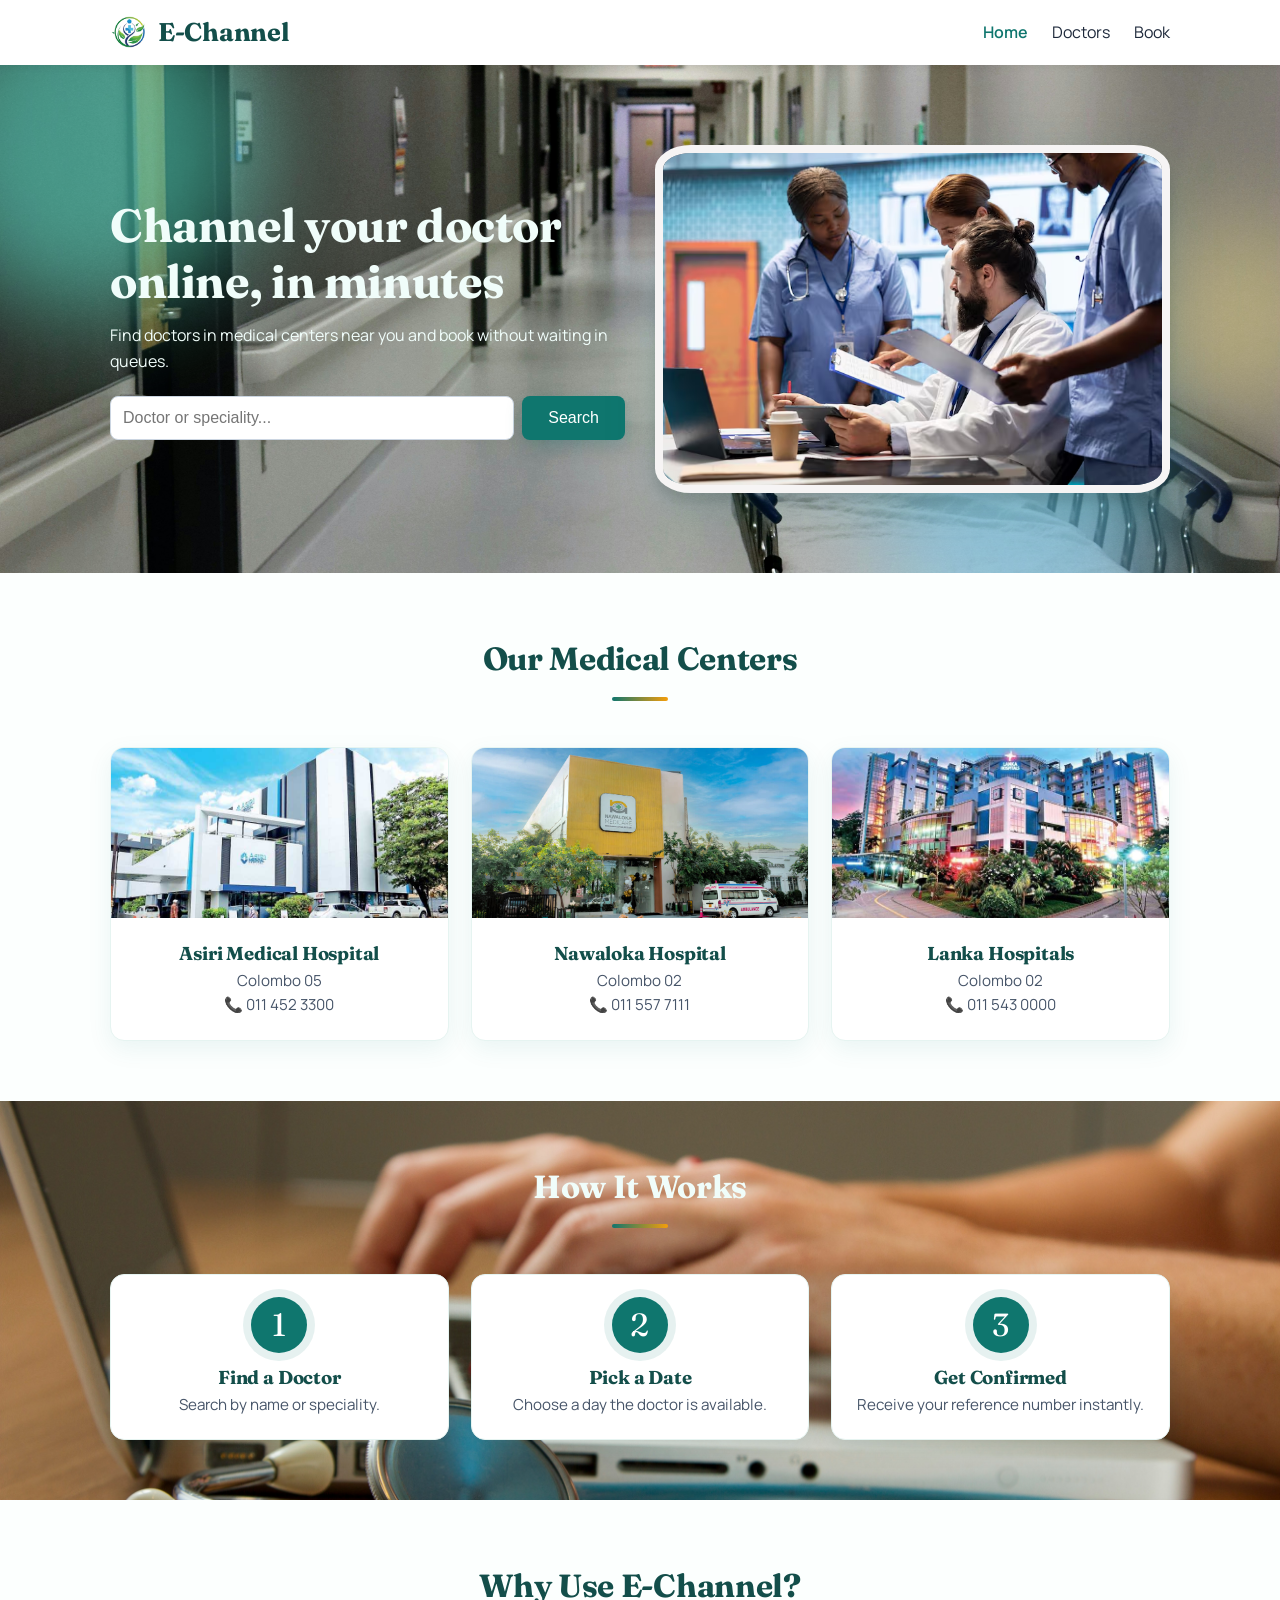
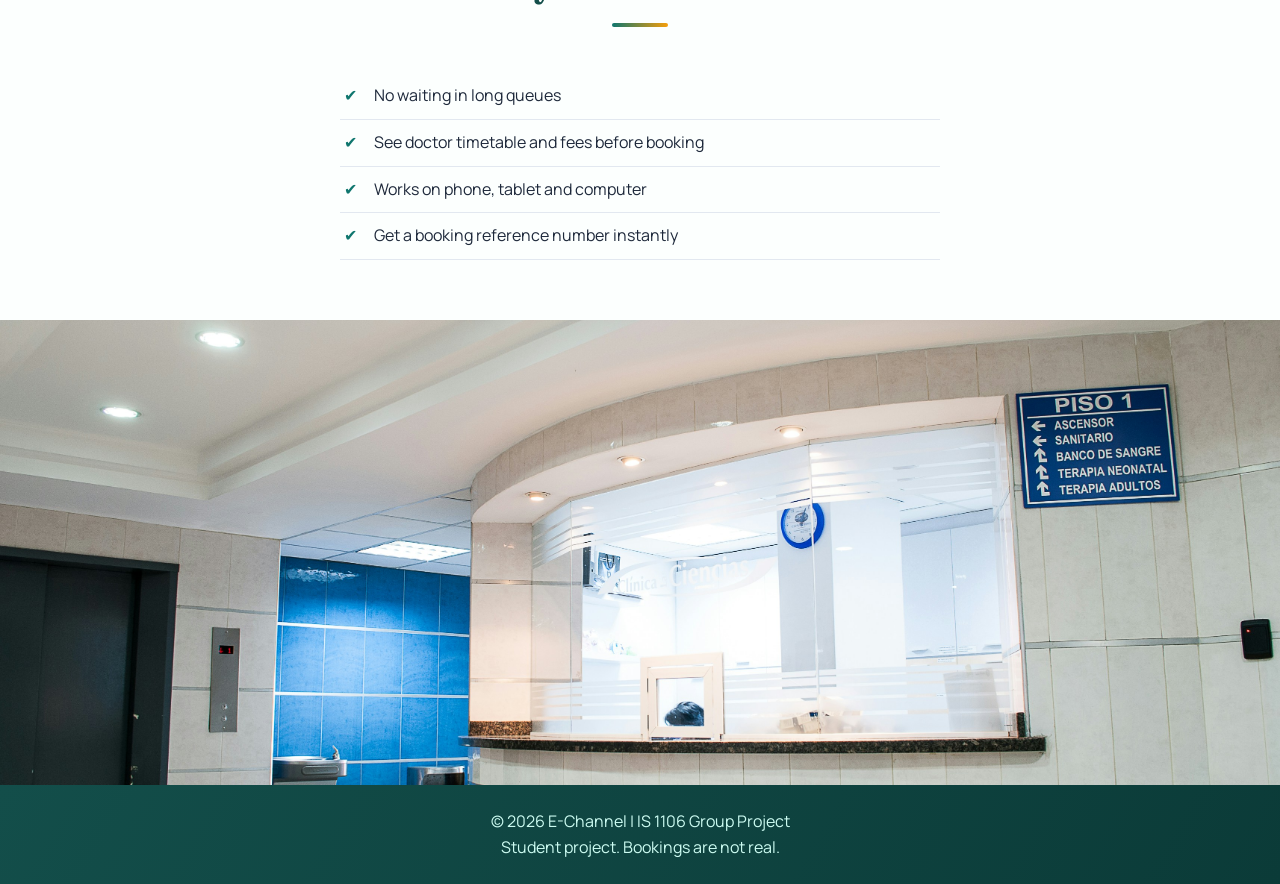
<file: index.html>
<!DOCTYPE html>
<html lang="en">
<head>
    <meta charset="UTF-8">
    <meta name="viewport" content="width=device-width, initial-scale=1">
    <meta name="description" content="Find doctors in local medical centers and book your channeling appointment online.">
    <title>E-Channel | Online Doctor Channeling</title>
    <link rel="preconnect" href="https://fonts.googleapis.com"><link href="https://fonts.googleapis.com/css2?family=Fraunces:wght@600;700&family=Manrope:wght@400;500;600;700&display=swap" rel="stylesheet">
    <link rel="stylesheet" href="style.css">
</head>
<body>

    <a class="skip" href="#main">Skip to content</a>

    <header>
        <div class="container">
            <nav aria-label="Main menu">
                <a class="brand" href="index.html">
                    <img src="hoslogo.jpg" alt="E-Channel logo">E-Channel
                </a>
                <button id="menuBtn" aria-label="Open menu" aria-expanded="false">☰</button>
                <ul id="menu">
                    <li><a href="index.html" class="active">Home</a></li>
                    <li><a href="doctors.html">Doctors</a></li>
                    <li><a href="book.html">Book</a></li>
                </ul>
            </nav>
        </div>
    </header>

    <main id="main">
        <section class="hero" id="back">
            <div class="container" >
                <div>
                    <h1>Channel your doctor online, in minutes</h1>
                    <p>Find doctors in medical centers near you and book without waiting in queues.</p>
                    <form class="search" id="heroSearch" role="search">
                        <label for="hq" class="sr-only">Search doctor</label>
                        <input id="hq" placeholder="Doctor or speciality...">
                        <button class="btn">Search</button>
                    </form>
                </div>
                <img src="doc250.avif" alt="Illustration of a friendly doctor" style="border-radius: 7%; border: 8px solid #f6f4f4; box-shadow: 0 10px 10px rgba(0,0,0,0.1);">
            </div>
        </section>

        <section id="centers" >
            <div class="container">
                <h2>Our Medical Centers</h2>
                <div class="grid" id="centerList"></div>
            </div>
        </section>

        <section class="alt" id="backss">
            <div class="container">
                <h2 style="color: var(--light);">How It Works</h2>
                <ol class="grid steps">
                    <li class="card">
                        <span class="step">1</span>
                        <h3>Find a Doctor</h3>
                        <p>Search by name or speciality.</p>
                    </li>
                    <li class="card">
                        <span class="step">2</span>
                        <h3>Pick a Date</h3>
                        <p>Choose a day the doctor is available.</p>
                    </li>
                    <li class="card">
                        <span class="step">3</span>
                        <h3>Get Confirmed</h3>
                        <p>Receive your reference number instantly.</p>
                    </li>
                </ol>
            </div>
        </section>

        <section >
            <div class="container" >
                <h2>Why Use E-Channel?</h2>
                <ul class="ticks">
                    <li>No waiting in long queues</li>
                    <li>See doctor timetable and fees before booking</li>
                    <li>Works on phone, tablet and computer</li>
                    <li>Get a booking reference number instantly</li>
                </ul>
            </div>
        </section>

        <section class="alt" id="backtwos">
            <div class="container">
                <h2>Frequently Asked Questions</h2>
                <div class="faq">
                    <button class="faq-q" aria-expanded="false">Is this a real booking system?</button>
                    <p class="faq-a" hidden>No. This is a student project (static website), so bookings are not saved. Do not enter real personal details.</p>
                    
                    <button class="faq-q" aria-expanded="false">Do I need to pay online?</button>
                    <p class="faq-a" hidden>No. Payment is made at the medical center. The fee shown is only for information.</p>
                    
                    <button class="faq-q" aria-expanded="false">Can I use it on my phone?</button>
                    <p class="faq-a" hidden>Yes. The website is responsive and adjusts to phone, tablet and computer screens.</p>
                    
                    <button class="faq-q" aria-expanded="false">How do I find a doctor?</button>
                    <p class="faq-a" hidden>Use the search box on the home page or the Doctors page. You can search by name or speciality and filter by medical center.</p>
                </div>
            </div>
        </section>
    </main>

    <footer>
        <div class="container">
            <p>© <span id="year"></span> E-Channel | IS 1106 Group Project</p>
            <p>Student project. Bookings are not real.</p>
        </div>
    </footer>

    <script src="data.js"></script>
    <script src="main.js"></script>
</body>
</html>
</file>
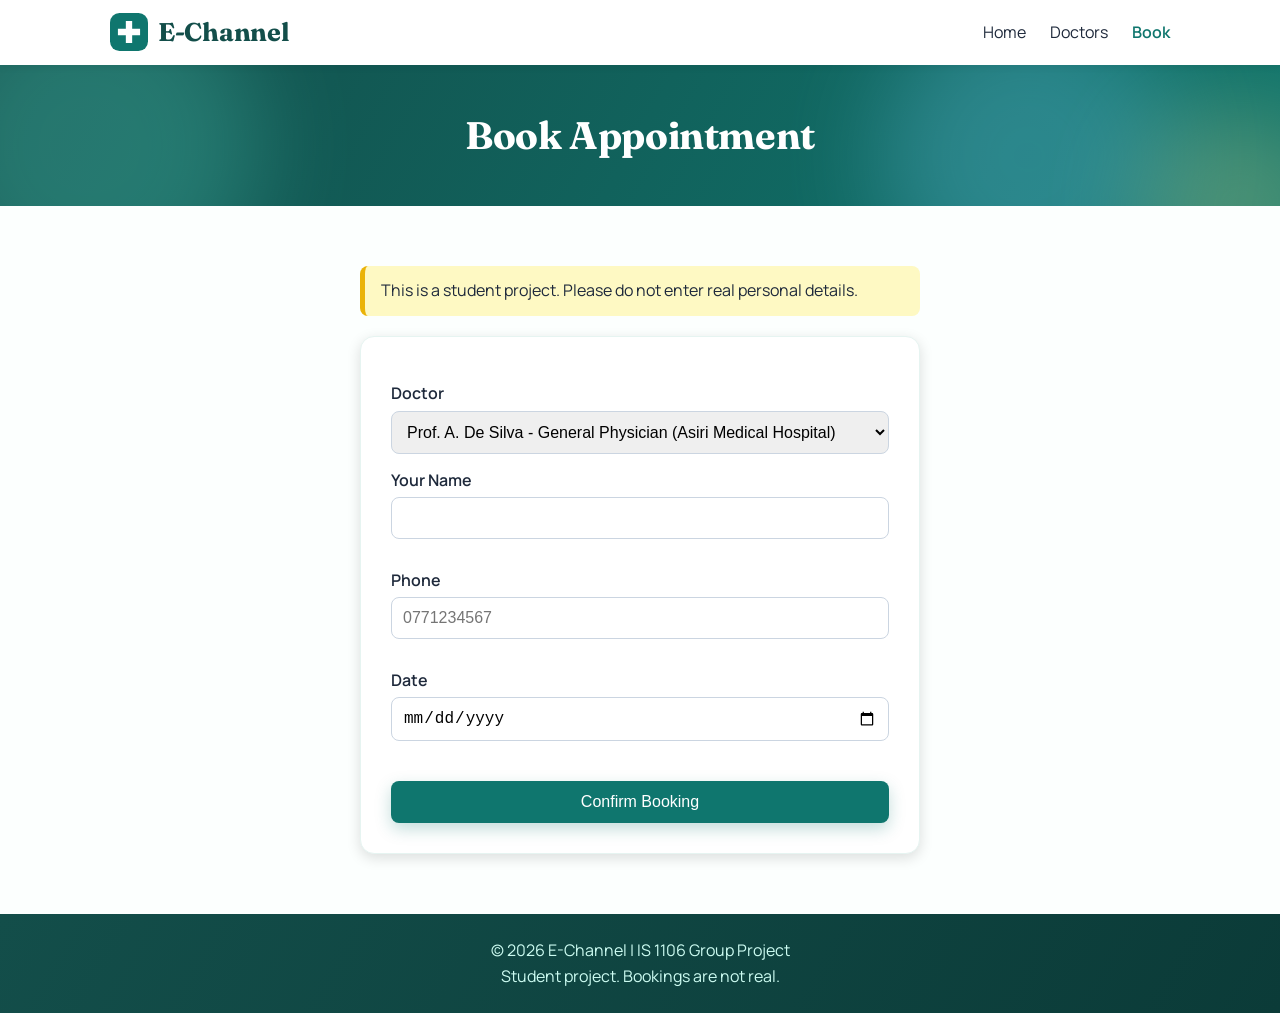
<file: book.html>
<!DOCTYPE html>
<html lang="en">
<head>
    <meta charset="UTF-8">
    <meta name="viewport" content="width=device-width, initial-scale=1">
    <meta name="description" content="Book a doctor appointment online. Choose a doctor, enter your details and pick a date.">
    <title>E-Channel | Book an Appointment</title>
    <link rel="preconnect" href="https://fonts.googleapis.com"><link href="https://fonts.googleapis.com/css2?family=Fraunces:wght@600;700&family=Manrope:wght@400;500;600;700&display=swap" rel="stylesheet">
    <link rel="stylesheet" href="style.css">
</head>
<body>

    <a class="skip" href="#main">Skip to content</a>

    <header>
        <div class="container">
            <nav aria-label="Main menu">
                <a class="brand" href="index.html">
                    <img src="logo.svg" alt="E-Channel logo">E-Channel
                </a>
                <button id="menuBtn" aria-label="Open menu" aria-expanded="false">☰</button>
                <ul id="menu">
                    <li><a href="index.html">Home</a></li>
                    <li><a href="doctors.html">Doctors</a></li>
                    <li><a href="book.html" class="active">Book</a></li>
                </ul>
            </nav>
        </div>
    </header>

    <main id="main">
        <div class="page-title">
            <h1>Book Appointment</h1>
        </div>

        <section>
            <div class="container">
                <p class="notice">This is a student project. Please do not enter real personal details.</p>
                
                <form class="box" id="bookForm" novalidate>
                    <label for="doctor">Doctor</label>
                    <select id="doctor"></select>
                    
                    <label for="pname">Your Name</label>
                    <input id="pname" autocomplete="off">
                    <div class="error" id="e1" role="alert"></div>
                    
                    <label for="phone">Phone</label>
                    <input id="phone" type="tel" placeholder="0771234567" autocomplete="off">
                    <div class="error" id="e2" role="alert"></div>
                    
                    <label for="date">Date</label>
                    <input type="date" id="date">
                    <div class="error" id="e3" role="alert"></div>
                    
                    <br>
                    <button class="btn" style="width:100%">Confirm Booking</button>
                </form>
                
                <div id="confirm" role="status"></div>
            </div>
        </section>
    </main>

    <footer>
        <div class="container">
            <p>© <span id="year"></span> E-Channel | IS 1106 Group Project</p>
            <p>Student project. Bookings are not real.</p>
        </div>
    </footer>

    <script src="data.js"></script>
    <script src="main.js"></script>
    <script src="book.js"></script>
</body>
</html>
</file>
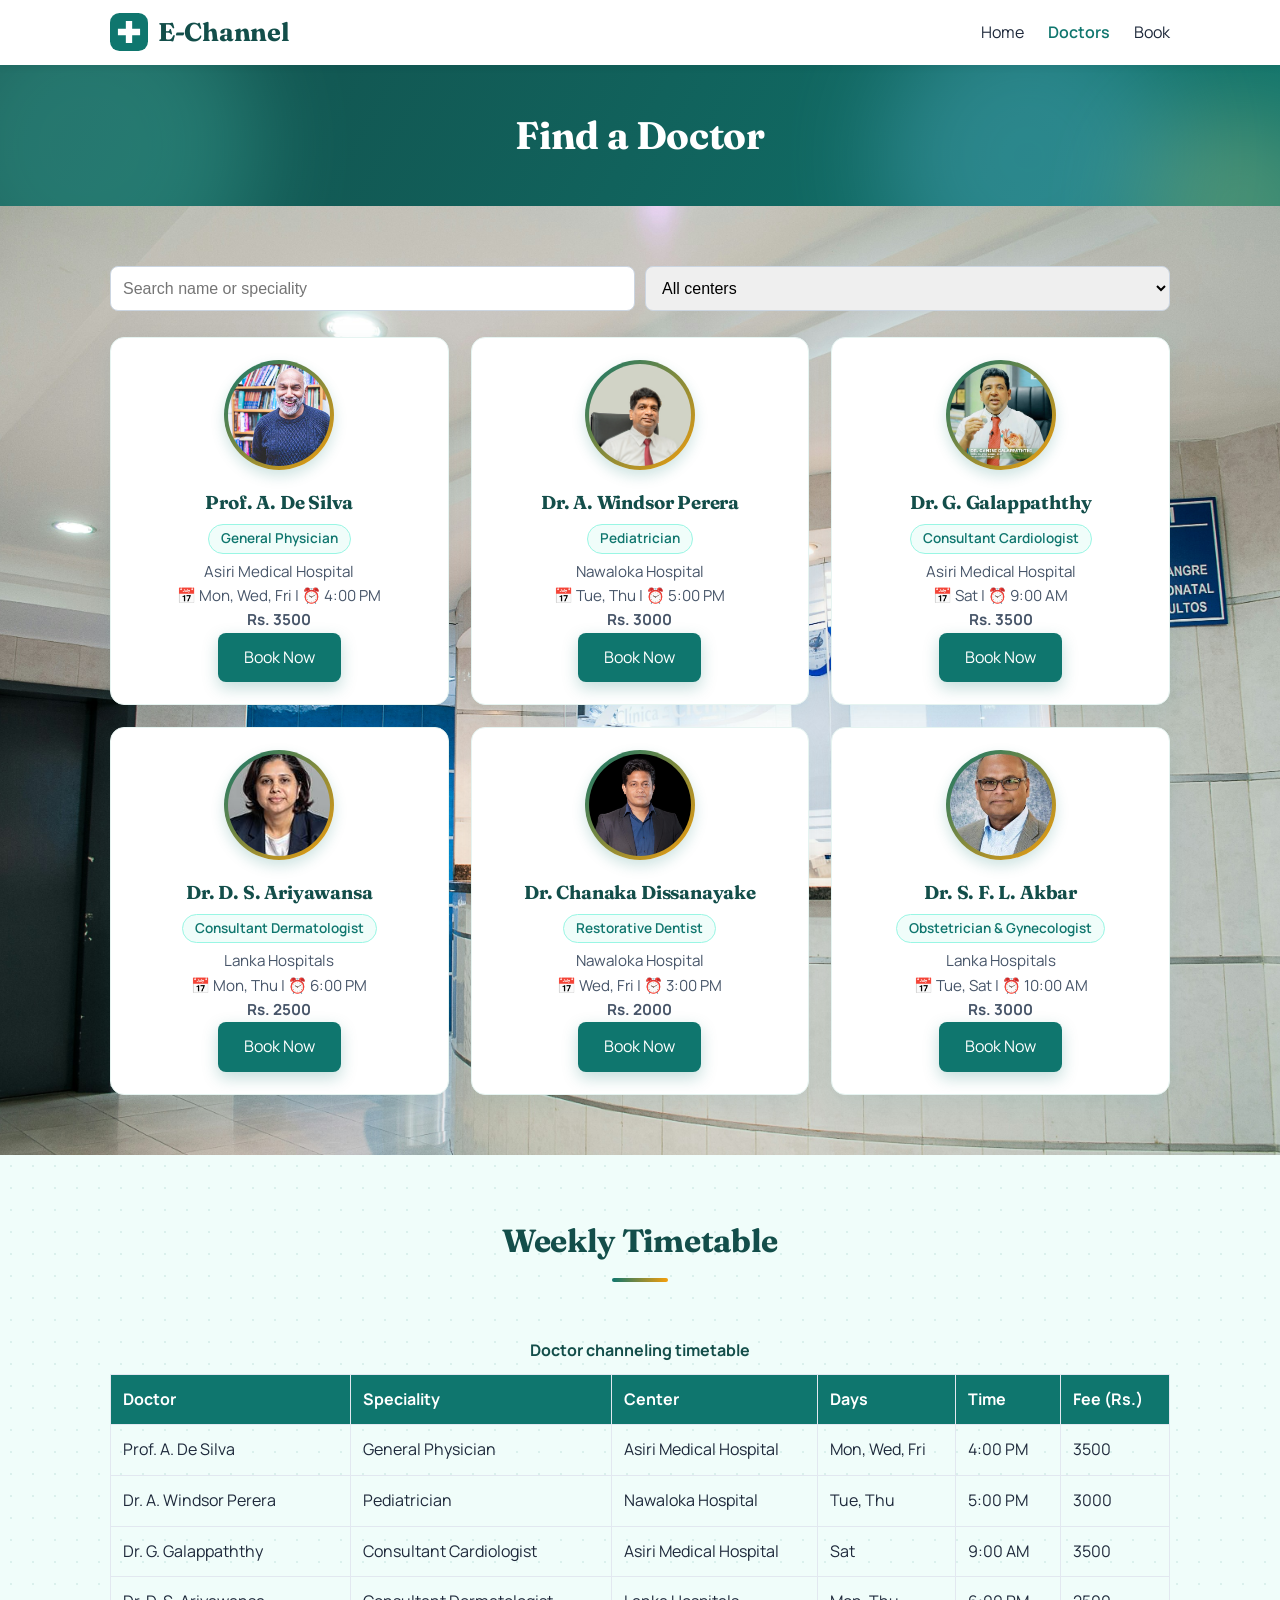
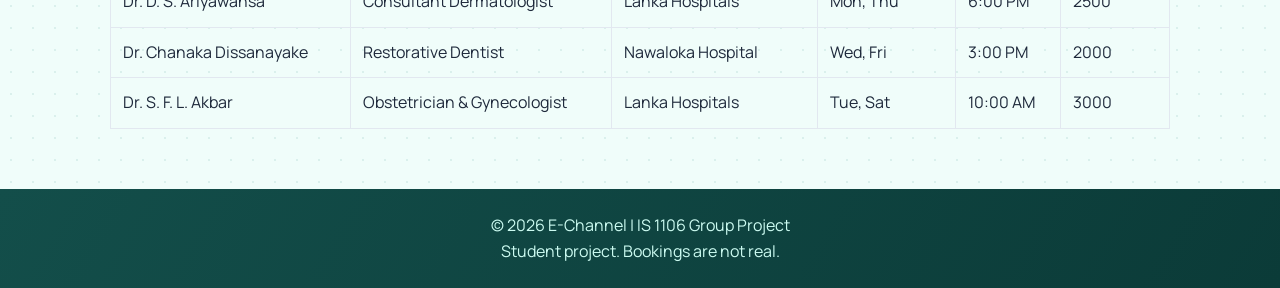
<file: doctors.html>
<!DOCTYPE html>
<html lang="en">
<head>
    <meta charset="UTF-8">
    <meta name="viewport" content="width=device-width, initial-scale=1">
    <meta name="description" content="Search doctors by name, speciality or medical center and see their channeling timetable.">
    <title>E-Channel | Find a Doctor</title>
    <link rel="preconnect" href="https://fonts.googleapis.com"><link href="https://fonts.googleapis.com/css2?family=Fraunces:wght@600;700&family=Manrope:wght@400;500;600;700&display=swap" rel="stylesheet">
    <link rel="stylesheet" href="style.css">
</head>
<body>

    <a class="skip" href="#main">Skip to content</a>

    <header>
        <div class="container">
            <nav aria-label="Main menu">
                <a class="brand" href="index.html">
                    <img src="logo.svg" alt="E-Channel logo">E-Channel
                </a>
                <button id="menuBtn" aria-label="Open menu" aria-expanded="false">☰</button>
                <ul id="menu">
                    <li><a href="index.html">Home</a></li>
                    <li><a href="doctors.html" class="active">Doctors</a></li>
                    <li><a href="book.html">Book</a></li>
                </ul>
            </nav>
        </div>
    </header>

    <main id="main">
        <div class="page-title">
            <h1>Find a Doctor</h1>
        </div>

        <section id="backkk">
            <div class="container">
                <div class="filters">
                    <label for="q" class="sr-only">Search doctor or speciality</label>
                    <input id="q" placeholder="Search name or speciality">
                    <label for="cs" class="sr-only">Medical center</label>
                    <select id="cs"></select>
                </div>
                <div class="grid" id="docList" aria-live="polite"></div>
            </div>
        </section>

        <section class="alt">
            <div class="container">
                <h2>Weekly Timetable</h2>
                <div class="table-wrap">
                    <table>
                        <caption>Doctor channeling timetable</caption>
                        <thead>
                            <tr>
                                <th scope="col">Doctor</th>
                                <th scope="col">Speciality</th>
                                <th scope="col">Center</th>
                                <th scope="col">Days</th>
                                <th scope="col">Time</th>
                                <th scope="col">Fee (Rs.)</th>
                            </tr>
                        </thead>
                        <tbody id="timeBody"></tbody>
                    </table>
                </div>
            </div>
        </section>
    </main>

    <footer>
        <div class="container">
            <p>© <span id="year"></span> E-Channel | IS 1106 Group Project</p>
            <p>Student project. Bookings are not real.</p>
        </div>
    </footer>

    <script src="data.js"></script>
    <script src="main.js"></script>
    <script src="doctors.js"></script>
</body>
</html>
</file>
<file: style.css>
:root {
  --main: #0f766e;
  --dark: #134e4a;
  --light: #f0fdfa;
  --text: #1e293b;
  --grey: #475569;
}

* {
  box-sizing: border-box;
  margin: 0;
  padding: 0;
}

body {
  font-family: 'Segoe UI', Arial, sans-serif;
  color: var(--text);
  line-height: 1.6;
  background: #fff;
}

img {
  max-width: 100%;
}

.container {
  max-width: 1100px;
  margin: auto;
  padding: 0 20px;
}

.btn {
  display: inline-block;
  background: var(--main);
  color: #fff;
  padding: 12px 26px;
  border: 0;
  border-radius: 8px;
  text-decoration: none;
  font-size: 1rem;
  cursor: pointer;
  transition: .2s;
}

.btn:hover {
  background: var(--dark);
}

section {
  padding: 60px 0;
}

h2 {
  text-align: center;
  color: var(--dark);
  margin-bottom: 30px;
  font-size: 2rem;
}

:focus-visible {
  outline: 3px solid #f59e0b;
  outline-offset: 2px;
}

.sr-only {
  position: absolute;
  width: 1px;
  height: 1px;
  overflow: hidden;
  clip: rect(0, 0, 0, 0);
  white-space: nowrap;
}

.skip {
  position: absolute;
  left: -999px;
  top: 0;
  background: #fff;
  padding: 10px;
  z-index: 20;
}

.skip:focus {
  left: 10px;
}

header {
  background: #fff;
  box-shadow: 0 2px 8px #0001;
  position: sticky;
  top: 0;
  z-index: 10;
}

nav {
  display: flex;
  justify-content: space-between;
  align-items: center;
  padding: 12px 0;
}

.brand {
  display: flex;
  align-items: center;
  gap: 10px;
  font-weight: 700;
  color: var(--dark);
  font-size: 1.6rem;
  text-decoration: none;
}

.brand img {
  width: 38px;
}

nav ul {
  display: flex;
  gap: 24px;
  list-style: none;
}

nav a {
  text-decoration: none;
  color: var(--text);
}

nav ul a:hover, nav ul a.active {
  color: var(--main);
  font-weight: 600;
}

#menuBtn {
  display: none;
  background: none;
  border: 0;
  font-size: 1.8rem;
  cursor: pointer;
}

.hero {
  background: var(--light);
}

.hero .container {
  display: grid;
  grid-template-columns: 1fr 1fr;
  gap: 30px;
  align-items: center;
}

.hero h1 {
  font-size: 10.6rem;
  color: var(--light);
  line-height: 1.2;
  margin-bottom: 14px;
}

.hero p {
  color: var(--light);
  margin-bottom: 22px;
}

.hero img {
  width: 100%;
}
#back{
  background-image: url('hos052.jpg');  
  background-size: cover;
  background-position: center;
}

#backss{
  background-image: url('hos053.jpg');  
  background-size: cover;
  background-position: center;
}

#backtwos{
  background-image: url('hos055.jpg');  
  background-size: cover;
  background-position: center;
}

#backkk{
  background-image: url('hos055.jpg');  
  background-size: cover;
  background-position: center;
}

.search {
  display: flex;
  gap: 8px;
  flex-wrap: wrap;
}

.search input {
  flex: 1;
  min-width: 140px;
  padding: 12px;
  border: 1px solid #cbd5e1;
  border-radius: 8px;
  font-size: 1rem;
}

.grid {
  display: grid;
  grid-template-columns: repeat(auto-fit, minmax(250px, 1fr));
  gap: 22px;
}

.steps {
  list-style: none;
}

.card {
  background: #fff;
  border-radius: 14px;
  box-shadow: 0 4px 14px #0001;
  padding: 22px;
  text-align: center;
  transition: .2s;
}

.card:hover {
  transform: translateY(-5px);
}

.card img {
  width: 90px;
  height: 90px;
  border-radius: 50%;
  object-fit: cover;
  margin-bottom: 10px;
}

.card h3 {
  color: var(--dark);
}

.card p {
  color: var(--grey);
  font-size: .95rem;
}

.tag {
  display: inline-block;
  background: var(--light);
  color: var(--main);
  padding: 3px 12px;
  border-radius: 20px;
  font-size: .85rem;
  margin: 6px 0;
}

.step {
  display: block;
  font-size: 2rem;
  background: var(--main);
  color: #fff;
  width: 56px;
  height: 56px;
  line-height: 56px;
  border-radius: 50%;
  margin: 0 auto 10px;
}

.alt {
  background: var(--light);
}

.ticks {
  list-style: none;
  max-width: 600px;
  margin: auto;
}

.ticks li {
  padding: 10px 0 10px 34px;
  position: relative;
  border-bottom: 1px solid #e2e8f0;
}

.ticks li::before {
  content: '✔';
  position: absolute;
  left: 4px;
  color: var(--main);
}

.faq {
  max-width: 700px;
  margin: auto;
}

.faq-q {
  width: 100%;
  text-align: left;
  background: #fff;
  border: 1px solid #cbd5e1;
  border-radius: 8px;
  padding: 14px 16px;
  font-size: 1rem;
  font-weight: 600;
  cursor: pointer;
  margin-top: 10px;
}

.faq-q:hover {
  background: var(--light);
}

.faq-a {
  padding: 12px 16px;
  color: var(--grey);
}

.page-title {
  background: var(--main);
  color: #fff;
  text-align: center;
  padding: 40px 0;
}

.filters {
  display: flex;
  gap: 10px;
  margin-bottom: 26px;
  flex-wrap: wrap;
}

.filters input, .filters select {
  flex: 1;
  min-width: 160px;
  padding: 12px;
  border: 1px solid #cbd5e1;
  border-radius: 8px;
  font-size: 1rem;
}

.table-wrap {
  overflow-x: auto;
}

table {
  width: 100%;
  border-collapse: collapse;
}

caption {
  font-weight: 700;
  padding: 10px;
  color: var(--dark);
}

th, td {
  padding: 12px;
  border: 1px solid #e2e8f0;
  text-align: left;
}

th {
  background: var(--main);
  color: #fff;
}

tr:nth-child(even) {
  background: var(--light);
}

.notice {
  max-width: 560px;
  margin: 0 auto 20px;
  background: #fef9c3;
  border-left: 5px solid #eab308;
  padding: 12px 16px;
  border-radius: 8px;
}

form.box {
  max-width: 560px;
  margin: auto;
  background: #fff;
  padding: 30px;
  border-radius: 14px;
  box-shadow: 0 4px 14px #0002;
}

label {
  display: block;
  margin: 14px 0 4px;
  font-weight: 600;
}

form.box input, form.box select {
  width: 100%;
  padding: 11px;
  border: 1px solid #cbd5e1;
  border-radius: 8px;
  font-size: 1rem;
}

.error {
  color: #dc2626;
  font-size: .9rem;
  min-height: 1em;
}

#confirm {
  display: none;
  max-width: 560px;
  margin: 30px auto;
  background: #dcfce7;
  border: 2px solid #16a34a;
  padding: 24px;
  border-radius: 14px;
  text-align: center;
}

footer {
  background: var(--dark);
  color: #ccfbf1;
  text-align: center;
  padding: 24px 0;
}

@media (max-width: 760px) {
  .hero .container {
    grid-template-columns: 1fr;
  }
  .hero h1 {
    font-size: 2rem;
  }
  #menuBtn {
    display: block;
  }
  nav ul {
    display: none;
    position: absolute;
    top: 62px;
    left: 0;
    right: 0;
    background: #fff;
    flex-direction: column;
    padding: 16px 20px;
    box-shadow: 0 6px 10px #0002;
  }
  nav ul.open {
    display: flex;
  }
}
/* ===== Polish & animation layer ===== */
:root { --accent:#f59e0b; --mint:#99f6e4; }
body { font-family:'Manrope','Segoe UI',Arial,sans-serif; background:#fcfffe; }
h1,h2,h3,.brand { font-family:'Fraunces',Georgia,serif; letter-spacing:-.01em; }
h2 { position:relative; padding-bottom:16px; }
h2::after { content:''; display:block; width:56px; height:4px; border-radius:4px; margin:12px auto 0; background:linear-gradient(90deg,var(--main),var(--accent)); }
header { background:#ffffffe6; backdrop-filter:blur(10px); }
.btn { box-shadow:0 6px 16px #0f766e40; transition:transform .2s, box-shadow .2s, background .2s; }
.btn:hover { transform:translateY(-2px); box-shadow:0 10px 22px #0f766e55; }

/* animated hero + page banner */
.hero, .page-title { position:relative; overflow:hidden; isolation:isolate; }
.hero { background:linear-gradient(135deg,#f0fdfa 0%,#ccfbf1 55%,#e0f2fe 100%); padding:80px 0; }
.page-title { background:linear-gradient(120deg,var(--dark),var(--main)); }
.page-title h1 { font-size:2.4rem; }
.hero .container, .page-title .container, .page-title h1 { position:relative; z-index:2; }
.blob { position:absolute; border-radius:50%; filter:blur(50px); opacity:.55; z-index:0; animation:drift 14s ease-in-out infinite alternate; }
.blob.b1 { width:340px; height:340px; background:#5eead4; top:-90px; left:-80px; }
.blob.b2 { width:300px; height:300px; background:#7dd3fc; bottom:-100px; right:8%; animation-delay:-5s; }
.blob.b3 { width:200px; height:200px; background:#fde68a; top:30%; right:-60px; animation-delay:-9s; opacity:.4; }
.page-title .blob { opacity:.25; }
@keyframes drift { to { transform:translate(60px,40px) scale(1.15); } }
.ecg { position:absolute; left:0; right:0; bottom:18px; width:100%; height:70px; z-index:1; opacity:.5; }
.ecg path { fill:none; stroke:var(--main); stroke-width:2.5; stroke-linecap:round; stroke-linejoin:round; stroke-dasharray:1400; stroke-dashoffset:1400; animation:beat 5s linear infinite; }
.page-title .ecg path { stroke:#99f6e4; }
@keyframes beat { 0%{stroke-dashoffset:1400} 70%,100%{stroke-dashoffset:0} }
.hero > .container > img { animation:float 6s ease-in-out infinite; filter:drop-shadow(0 18px 24px #0f766e30); }
@keyframes float { 50% { transform:translateY(-14px); } }
.hero h1 { font-size:2.9rem; }

/* alt sections: soft dot pattern */
.alt { background-color:var(--light); background-image:radial-gradient(#0f766e18 1.2px,transparent 1.2px); background-size:22px 22px; }

/* cards */
.card { border:1px solid #e6f4f1; box-shadow:0 8px 24px #0f766e14; transition:transform .25s, box-shadow .25s; }
.card:hover { transform:translateY(-6px); box-shadow:0 14px 30px #0f766e26; }
.card img { width:110px; height:110px; padding:4px; background:linear-gradient(135deg,var(--main),var(--accent)); box-shadow:0 6px 14px #0f766e33; }
.step { font-family:'Fraunces',serif; box-shadow:0 0 0 8px #0f766e1a; }
.tag { font-weight:600; border:1px solid #99f6e4; }
.ticks li { transition:padding-left .2s; }
.ticks li:hover { padding-left:42px; }
.faq-q { transition:background .2s, border-color .2s; position:relative; padding-right:44px; }
.faq-q::after { content:'+'; position:absolute; right:16px; font-size:1.3rem; color:var(--main); transition:transform .25s; }
.faq-q[aria-expanded="true"] { border-color:var(--main); }
.faq-q[aria-expanded="true"]::after { transform:rotate(45deg); }
.faq-a { animation:open .3s ease; }
@keyframes open { from{opacity:0; transform:translateY(-6px)} }
form.box { border:1px solid #e6f4f1; }
form.box input:focus, form.box select:focus, .filters input:focus, .filters select:focus, .search input:focus { border-color:var(--main); outline:3px solid #99f6e466; }
#confirm { animation:pop .4s cubic-bezier(.2,1.4,.4,1); }
@keyframes pop { from{opacity:0; transform:scale(.92)} }
tbody tr { transition:background .2s; }
tbody tr:hover { background:#ccfbf1; }
footer { background:linear-gradient(120deg,var(--dark),#0b3b38); }

/* scroll reveal (single, subtle) */
.reveal { opacity:0; transform:translateY(18px); transition:opacity .7s, transform .7s; }
.reveal.in { opacity:1; transform:none; }

@media (prefers-reduced-motion:reduce) {
  .blob, .ecg path, .hero > .container > img, .faq-a, #confirm { animation:none; }
  .ecg path { stroke-dashoffset:0; }
  .reveal { opacity:1; transform:none; transition:none; }
}

/* medical center cards with photo */
.card.center { overflow:hidden; padding:0 0 22px; }
.card.center img { width:100%; height:170px; border-radius:0; padding:0; background:#e6f4f1; box-shadow:none; object-fit:cover; margin:0 0 14px; transition:transform .5s; }
.card.center:hover img { transform:scale(1.05); }
.card.center h3, .card.center p { padding:0 20px; }
</file>
